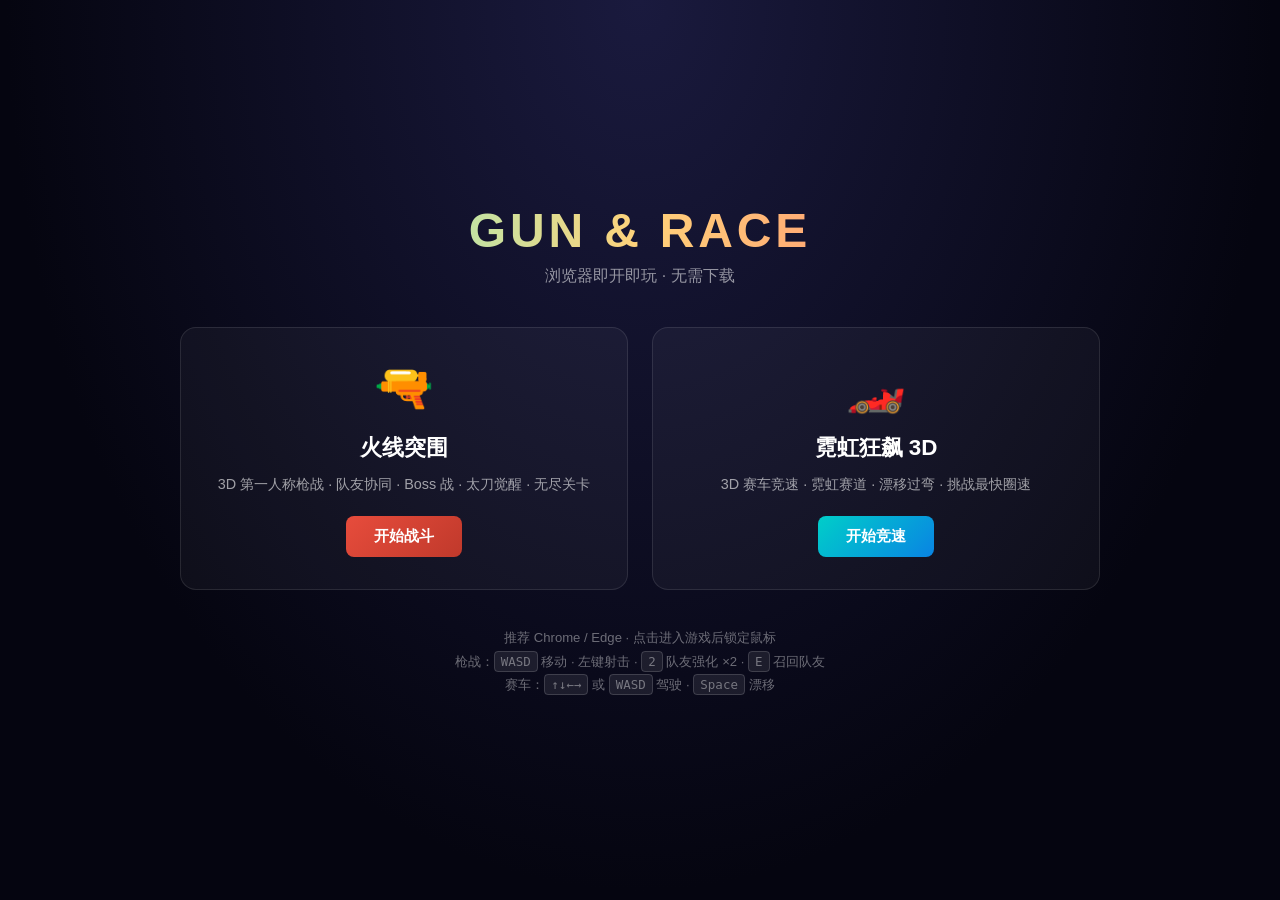
<file: index.html>
<!DOCTYPE html>
<html lang="zh-CN">
<head>
  <meta charset="UTF-8">
  <meta name="viewport" content="width=device-width, initial-scale=1.0">
  <title>Gun & Race · 在线游戏</title>
  <style>
    * { margin: 0; padding: 0; box-sizing: border-box; }
    body {
      min-height: 100vh;
      font-family: "PingFang SC", "Microsoft YaHei", sans-serif;
      background: radial-gradient(ellipse at 50% 0%, #1a1a3e 0%, #050510 70%);
      color: #fff;
      display: flex;
      align-items: center;
      justify-content: center;
      padding: 24px;
    }
    .wrap { max-width: 920px; width: 100%; text-align: center; }
    h1 {
      font-size: clamp(2rem, 5vw, 3rem);
      letter-spacing: 0.08em;
      margin-bottom: 8px;
      background: linear-gradient(90deg, #5dffe8, #ffd27a, #ff6b6b);
      -webkit-background-clip: text;
      -webkit-text-fill-color: transparent;
      background-clip: text;
    }
    .subtitle {
      color: rgba(255,255,255,0.55);
      margin-bottom: 40px;
      font-size: 1rem;
    }
    .cards {
      display: grid;
      grid-template-columns: repeat(auto-fit, minmax(280px, 1fr));
      gap: 24px;
    }
    .card {
      background: rgba(255,255,255,0.04);
      border: 1px solid rgba(255,255,255,0.1);
      border-radius: 16px;
      padding: 32px 24px;
      text-decoration: none;
      color: inherit;
      transition: transform 0.2s, box-shadow 0.2s, border-color 0.2s;
    }
    .card:hover {
      transform: translateY(-4px);
      border-color: rgba(255,255,255,0.25);
      box-shadow: 0 12px 40px rgba(0,0,0,0.4);
    }
    .card.shooter:hover { box-shadow: 0 12px 40px rgba(255,100,60,0.2); }
    .card.race:hover { box-shadow: 0 12px 40px rgba(93,255,232,0.2); }
    .icon { font-size: 3rem; margin-bottom: 16px; }
    .card h2 { font-size: 1.4rem; margin-bottom: 10px; }
    .card p {
      color: rgba(255,255,255,0.6);
      font-size: 0.9rem;
      line-height: 1.6;
      margin-bottom: 20px;
    }
    .btn {
      display: inline-block;
      padding: 10px 28px;
      border-radius: 8px;
      font-weight: 600;
      font-size: 0.95rem;
    }
    .card.shooter .btn {
      background: linear-gradient(135deg, #e74c3c, #c0392b);
      color: #fff;
    }
    .card.race .btn {
      background: linear-gradient(135deg, #00cec9, #0984e3);
      color: #fff;
    }
    .tips {
      margin-top: 36px;
      font-size: 0.82rem;
      color: rgba(255,255,255,0.4);
      line-height: 1.8;
    }
    kbd {
      background: rgba(255,255,255,0.08);
      border: 1px solid rgba(255,255,255,0.15);
      border-radius: 4px;
      padding: 2px 6px;
      font-size: 0.78rem;
    }
  </style>
</head>
<body>
  <div class="wrap">
    <h1>GUN & RACE</h1>
    <p class="subtitle">浏览器即开即玩 · 无需下载</p>

    <div class="cards">
      <a class="card shooter" href="shooter.html">
        <div class="icon">🔫</div>
        <h2>火线突围</h2>
        <p>3D 第一人称枪战 · 队友协同 · Boss 战 · 太刀觉醒 · 无尽关卡</p>
        <span class="btn">开始战斗</span>
      </a>

      <a class="card race" href="race.html">
        <div class="icon">🏎️</div>
        <h2>霓虹狂飙 3D</h2>
        <p>3D 赛车竞速 · 霓虹赛道 · 漂移过弯 · 挑战最快圈速</p>
        <span class="btn">开始竞速</span>
      </a>
    </div>

    <p class="tips">
      推荐 Chrome / Edge · 点击进入游戏后锁定鼠标<br>
      枪战：<kbd>WASD</kbd> 移动 · 左键射击 · <kbd>2</kbd> 队友强化 ×2 · <kbd>E</kbd> 召回队友<br>
      赛车：<kbd>↑↓←→</kbd> 或 <kbd>WASD</kbd> 驾驶 · <kbd>Space</kbd> 漂移
    </p>
  </div>
</body>
</html>
</file>
